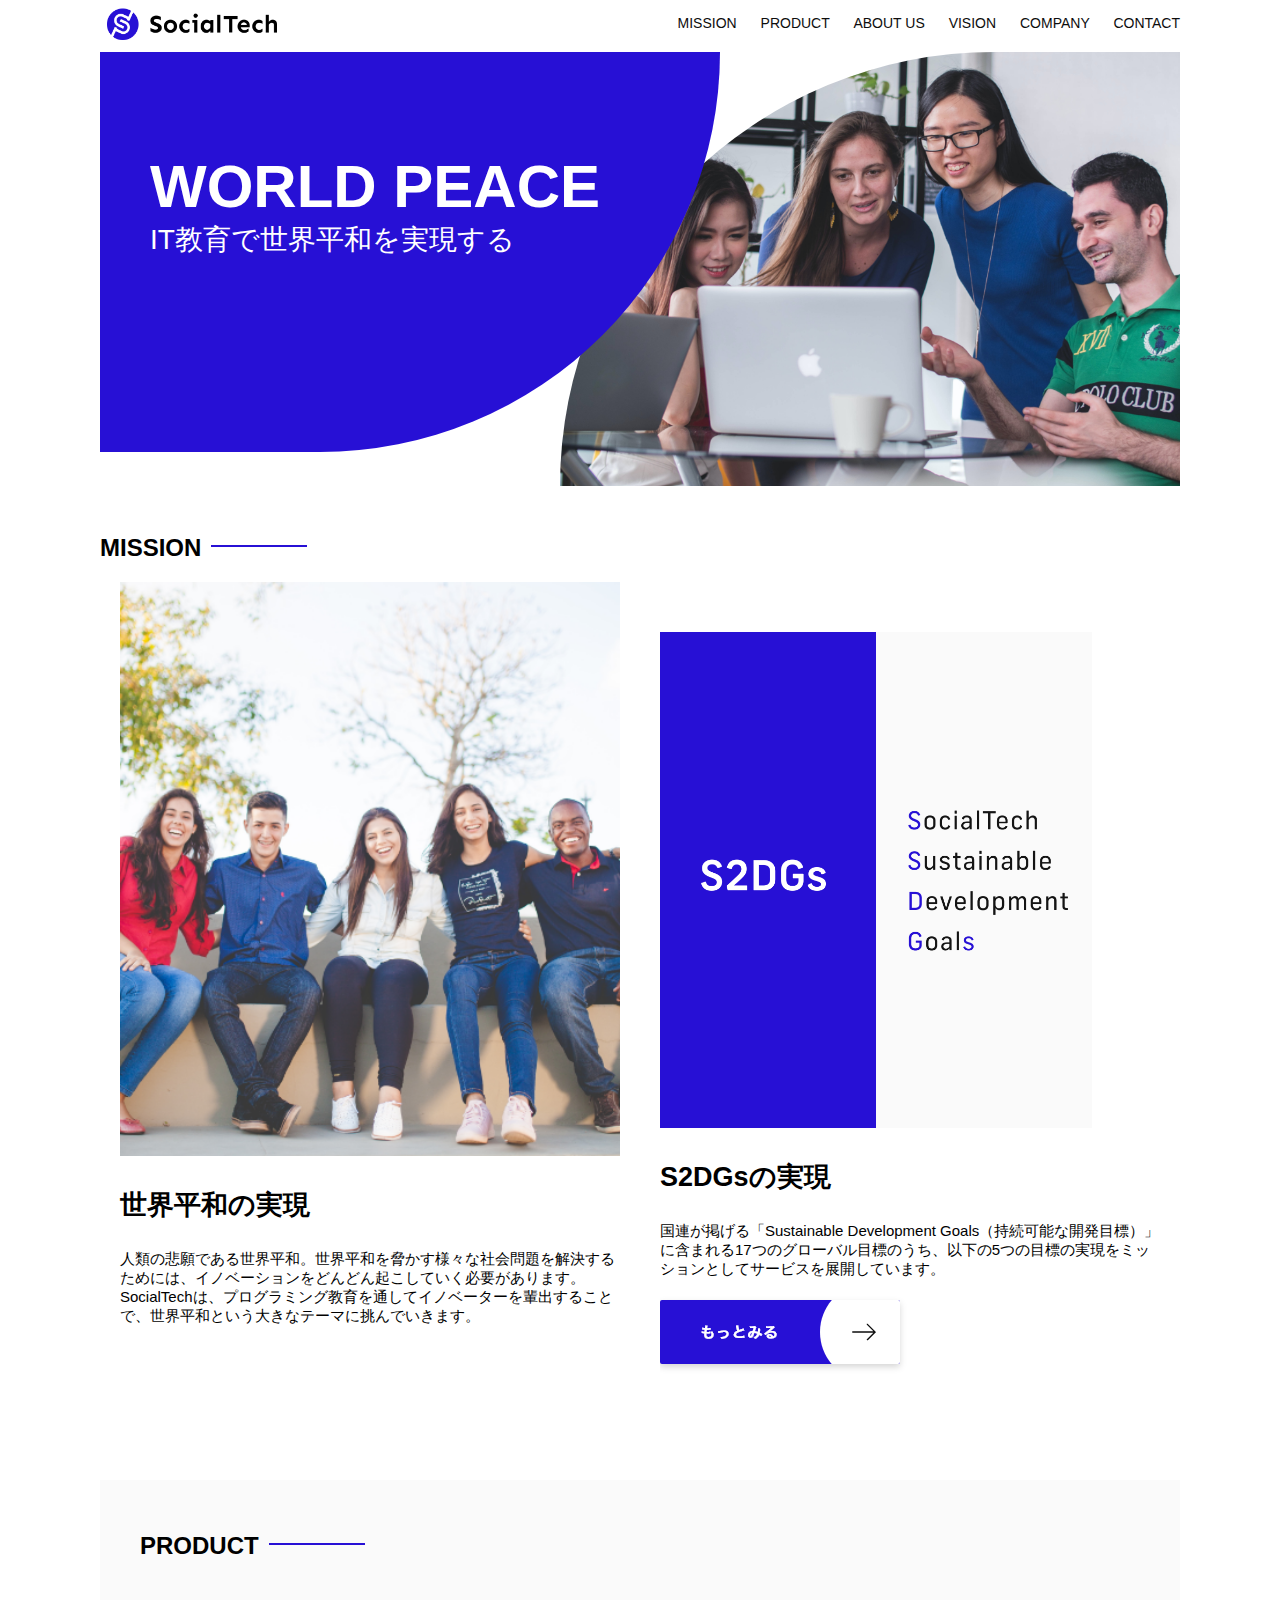
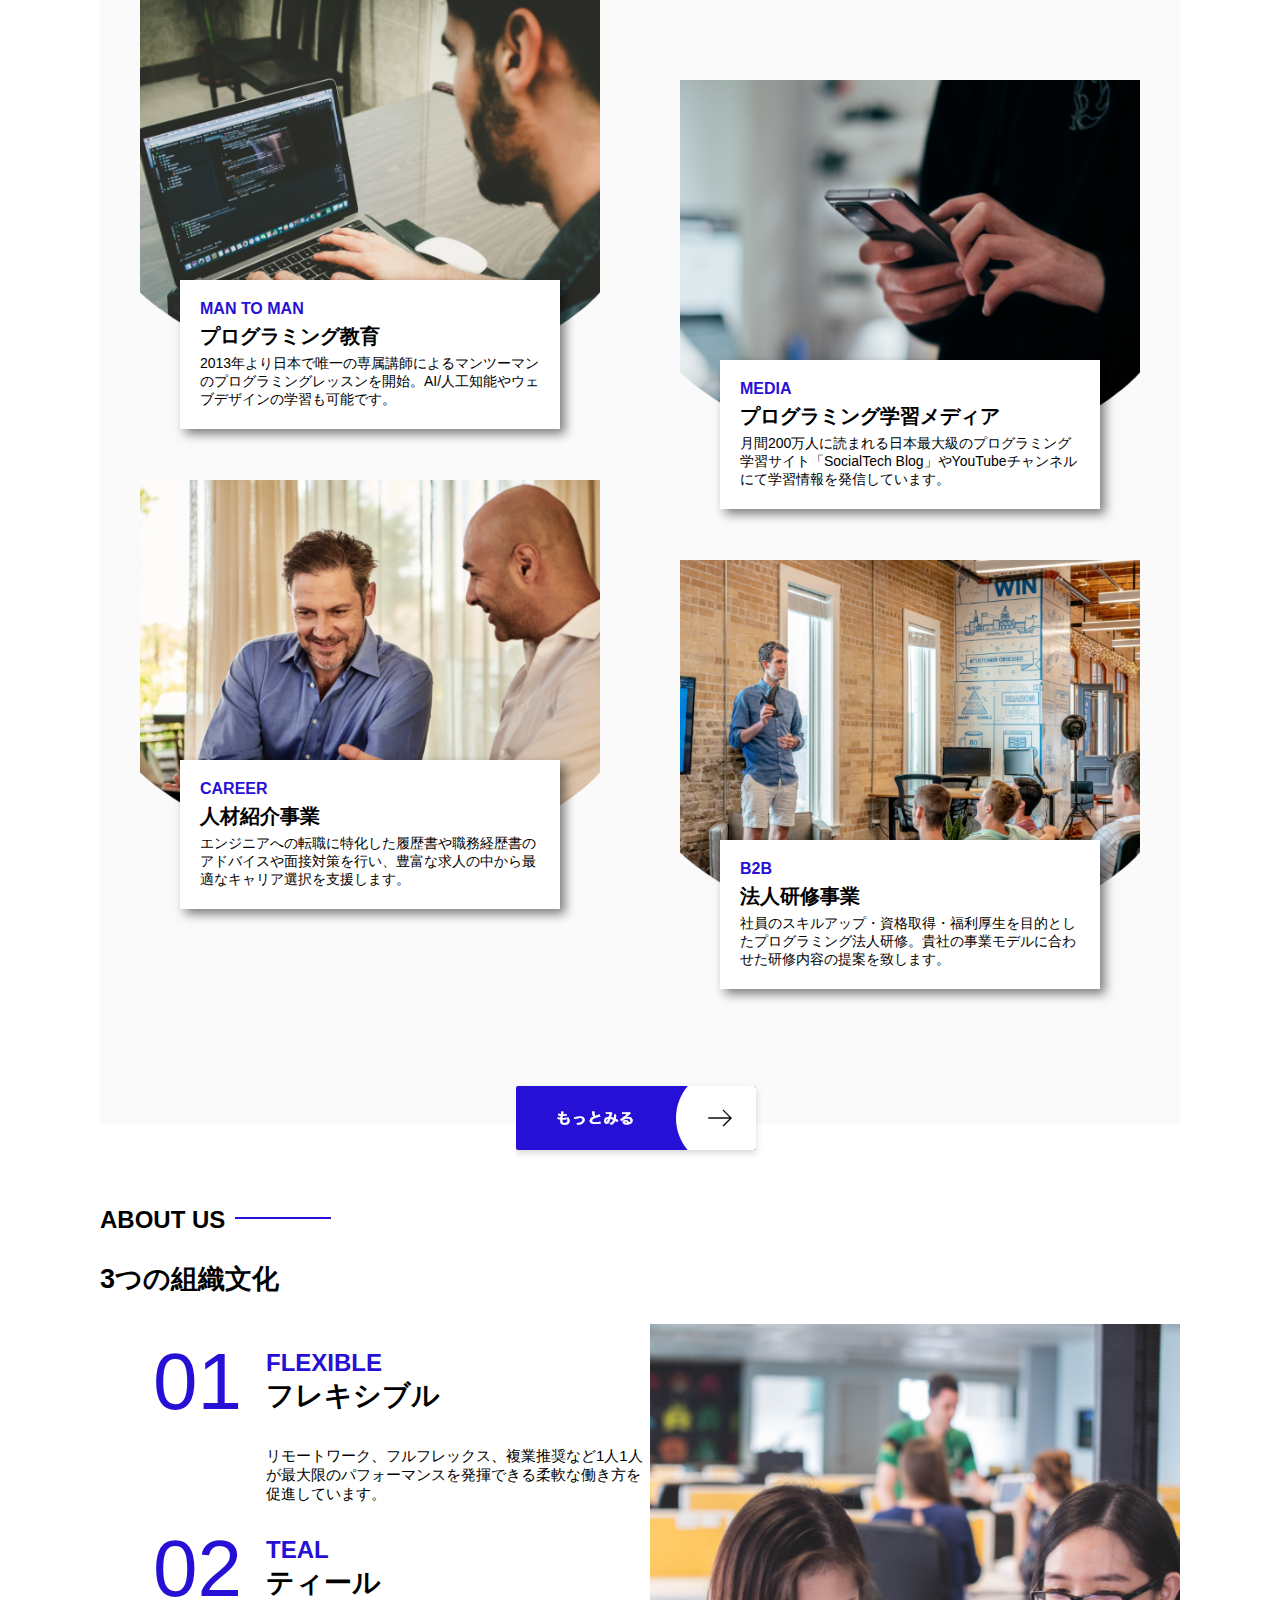
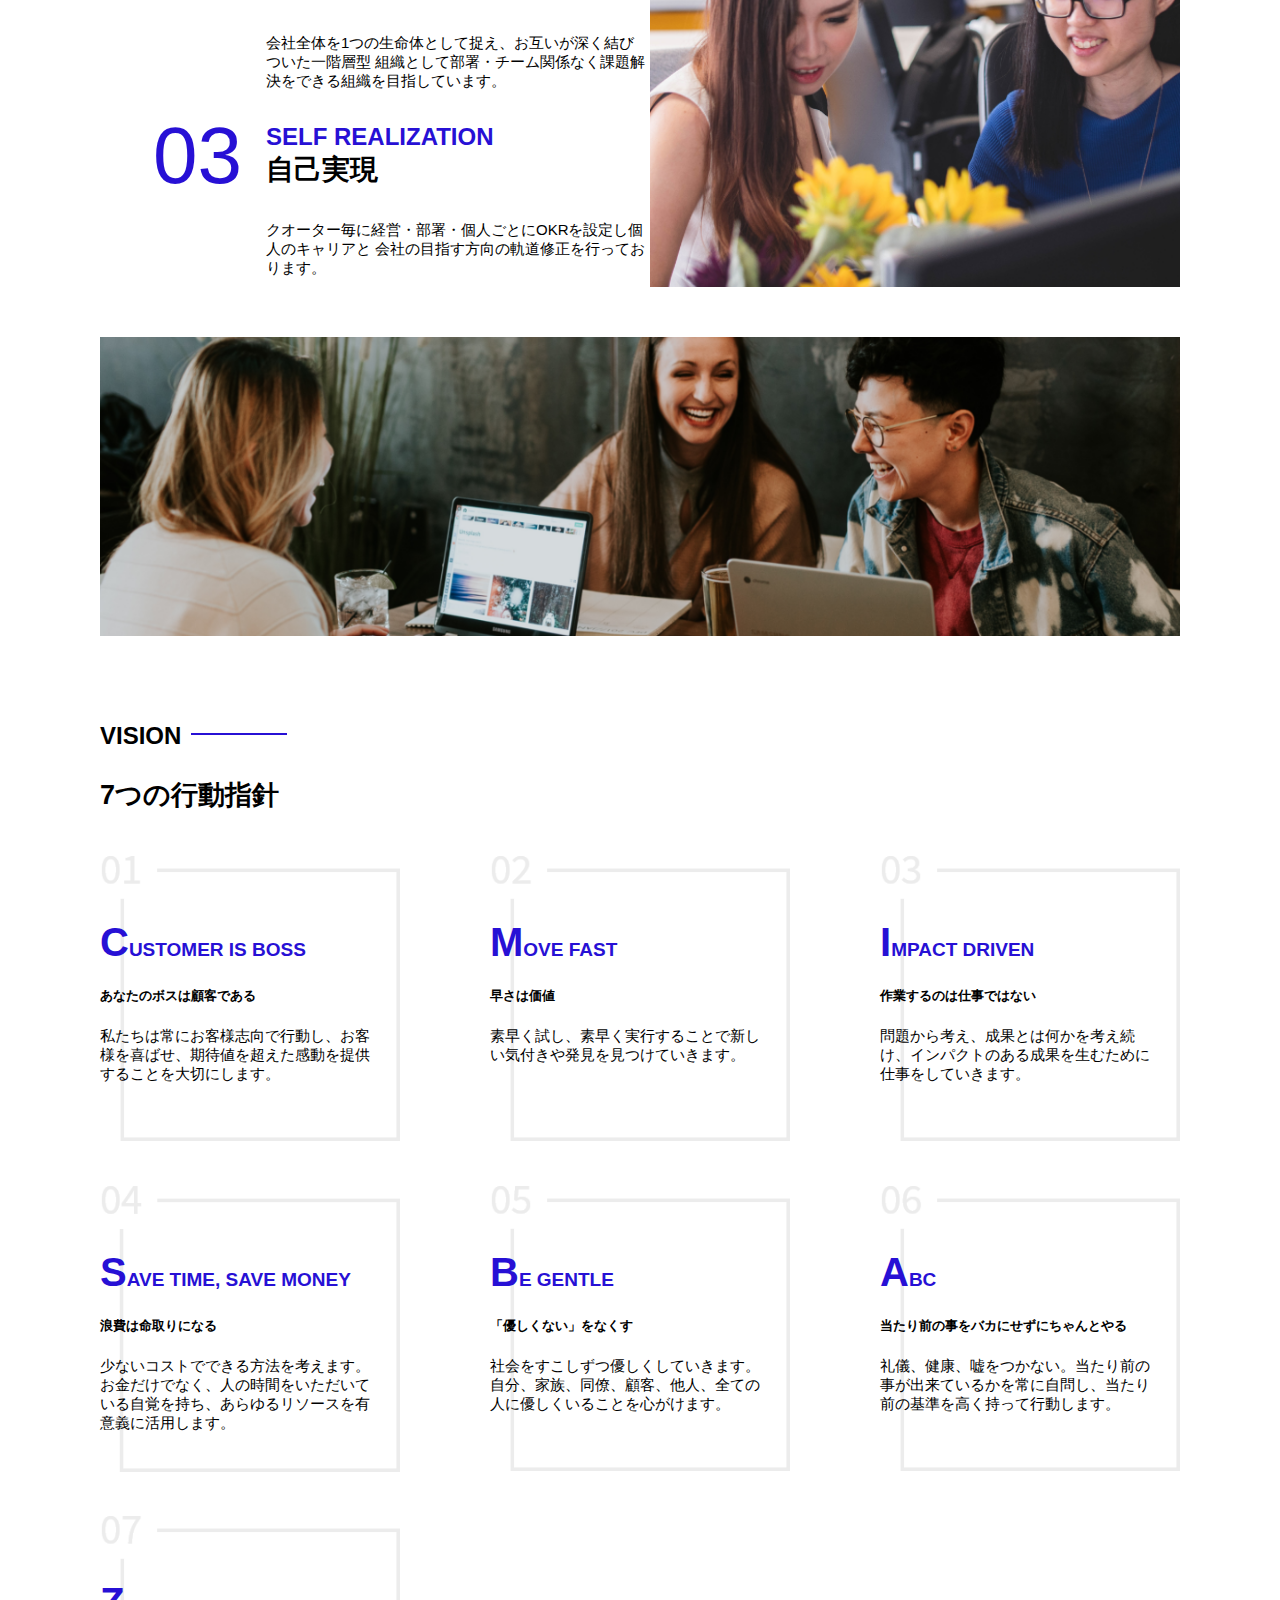
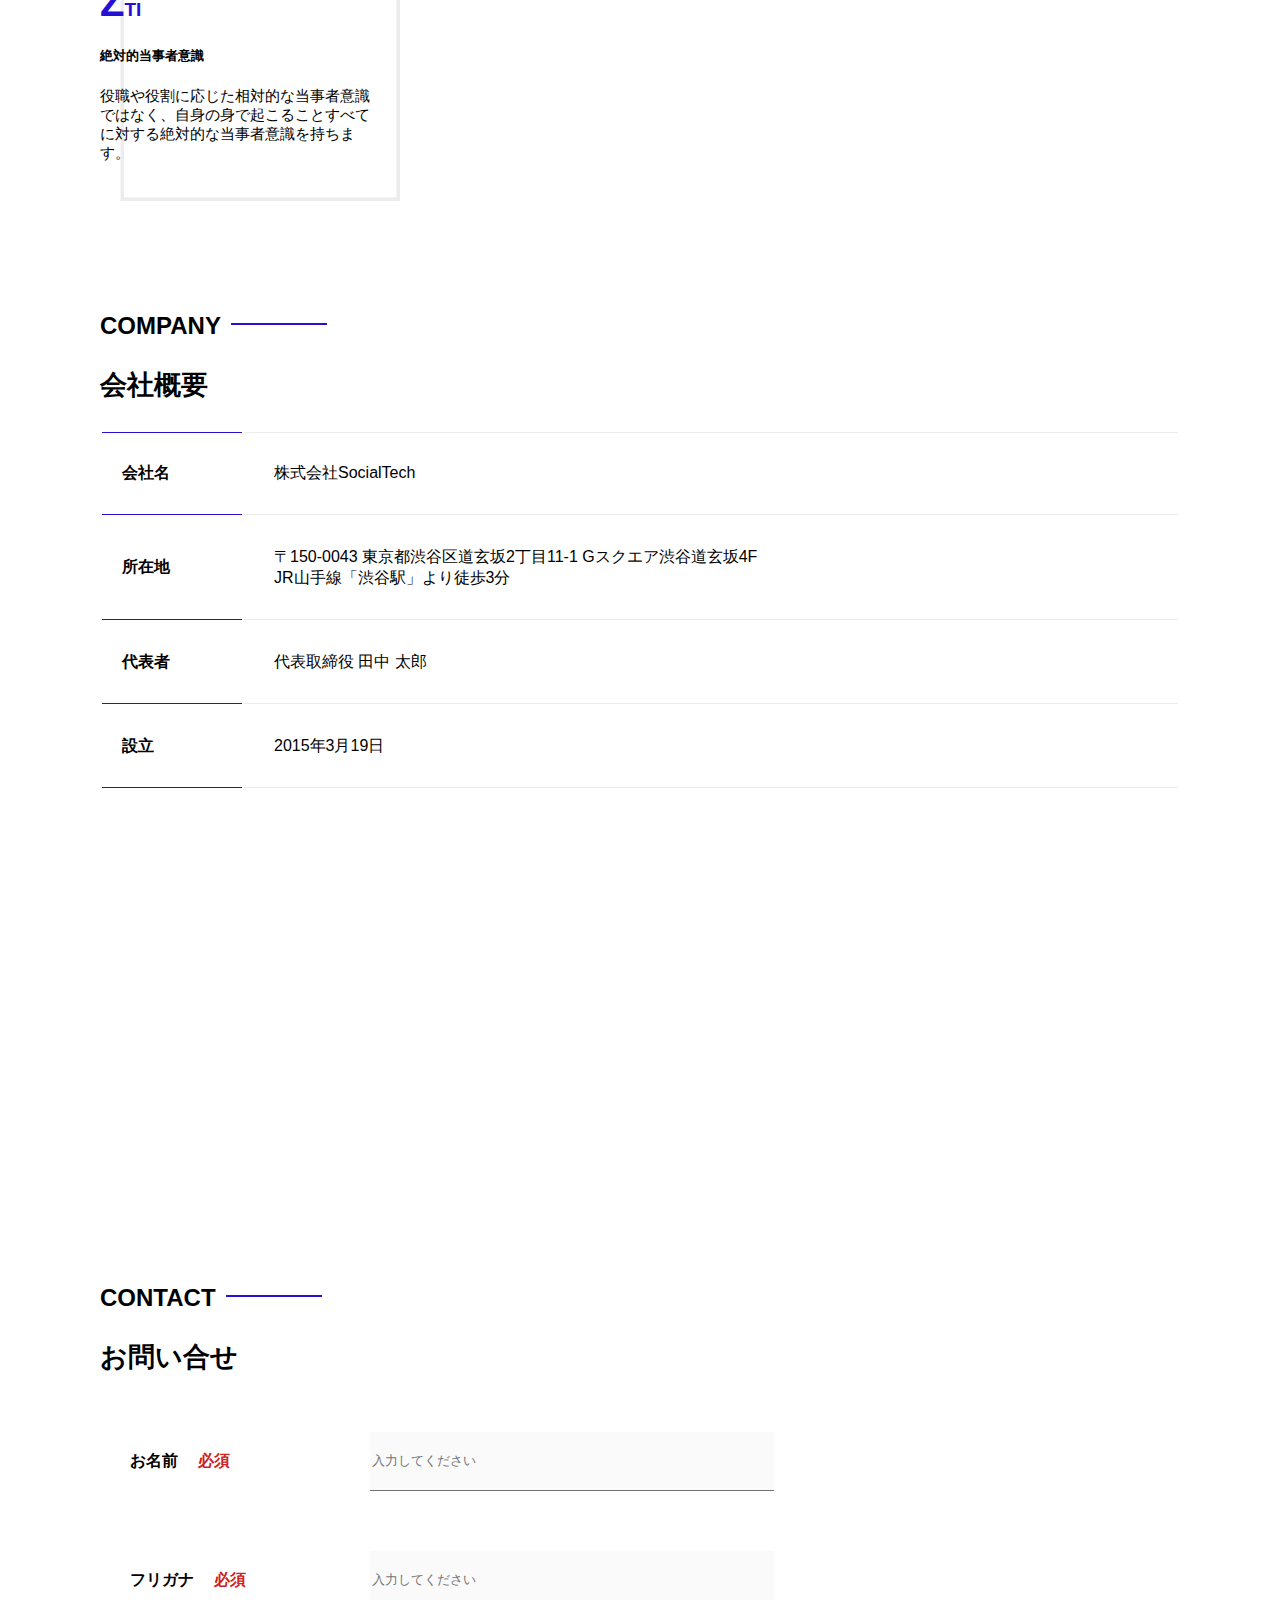
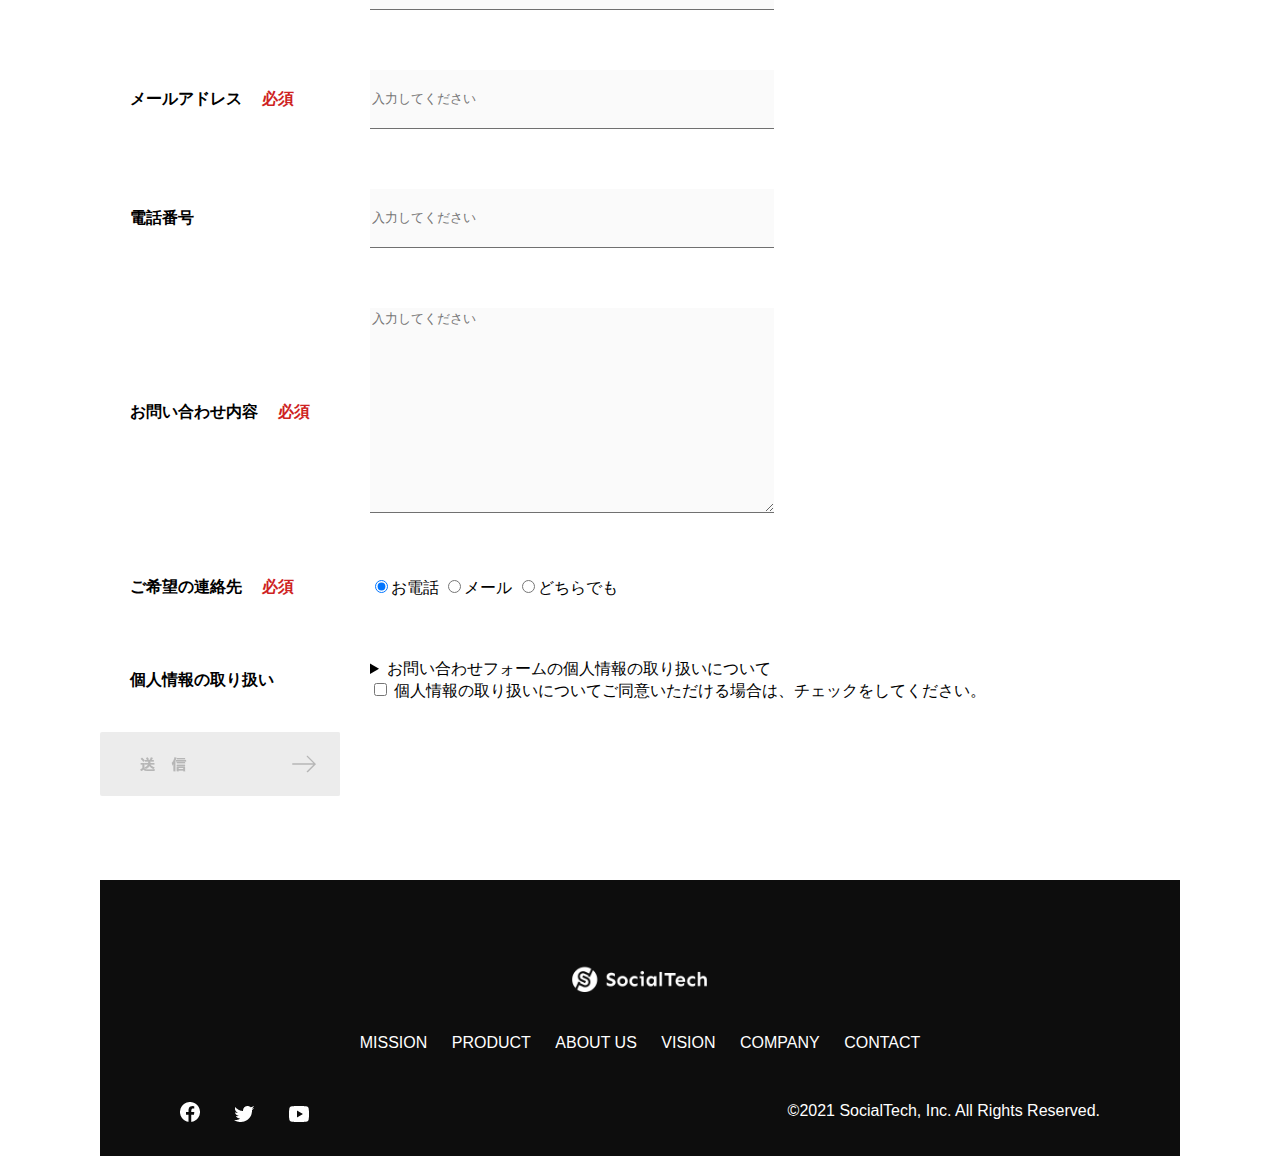
<file: index.html>
<!DOCTYPE html>
<html>
    <head>
        <title>SocialTech</title>
        <meta charset="UTF-8">
        <meta name="description" content="SocialTechはEdTech業界のリーディングカンパニーを目指します。">
        <meta name="viewport" content="width=device-width, initial-scale=1.0">
        <link rel="stylesheet" href="style.css">
</head>
<body>
</body>
</html>

    </head>
    <body>
        <header>
            <a href="index.html" id="logo"><img src="images/logo.png" alt="トップページに戻る"></a>
            <!-- pc 用ナビ -->
            <nav id="nav-pc">
                <a href="mission.html">MISSION</a>
                <a href="product.html">PRODUCT</a>
                <a href="index.html#aboutus">ABOUT US</a>
                <a href="index.html#vision">VISION</a>
                <a href="index.html#company">COMPANY</a>
                <a href="index.html#contact">CONTACT</a>
              </nav>
              <!-- スマホ用メニューボタン -->
    <img id="menu-sp" src="images/button-menu.png" alt="ナビゲーションを開く" onclick="document.getElementById('nav-sp').style.display = 'block'">

    <!-- スマホ用ナビゲーション -->
    <nav id="nav-sp">
      <img id="close" src="images/button-close.png" alt="ナビゲーションを閉じる" onclick="document.getElementById('nav-sp').style.display = 'none'">
      <a id="logo-sp" href="index.html" onclick="document.getElementById('nav-sp').style.display = 'none'"><img
          src="images/logo-sp.png" alt="トップページに戻る"></a>
      <a class="menu" href="mission.html" onclick="document.getElementById('nav-sp').style.display = 'none'">MISSION</a>
      <a class="menu" href="product.html" onclick="document.getElementById('nav-sp').style.display = 'none'">PRODUCT</a>
      <a class="menu" href="index.html#aboutus" onclick="document.getElementById('nav-sp').style.display = 'none'">ABOUT
        US</a>
      <a class="menu" href="index.html#vision"
        onclick="document.getElementById('nav-sp').style.display = 'none'">VISION</a>
      <a class="menu" href="index.html#company"
        onclick="document.getElementById('nav-sp').style.display = 'none'">COMPANY</a>
      <a class="menu" href="index.html#contact"
        onclick="document.getElementById('nav-sp').style.display = 'none'">CONTACT</a>
      <div id="sns">
        <a href="https://www.facebook.com/sejuku2013"><img src="images/button-facebook.png" alt="Facebookのリンク"></a>
        <a href="https://twitter.com/samuraijuku"><img src="images/button-twitter.png" alt="Twitterのリンク"></a>
        <a href="https://www.youtube.com/channel/UCCFOQO5aDK0xXam4cUQXT8g"><img src="images/button-youtube.png" alt="YouTubeのリンク"></a>
      </div>
    </nav>
        </header>
        <main>
            <article>
                <section id="main-visual">
                    <div id="main-message">
                        <h1>WORLD PEACE</h1>
                        <p>IT教育で世界平和を実現する</p>
                    </div>
                    <img src="images/index/index-main.png" alt="PCの周りに集まる多国籍の仲間たち">
                </section>
                <section id="mission">
                    <h2 class="index-h2">MISSION</h2>
                    <div id="mission-flex">
                        <div>
                                <img id="mission-photo" src="images/index/index-mission.png" alt="屋外のベンチで写真を撮影する多国籍の仲間たち">
                                <h3>世界平和の実現</h3>
                                <p>
                                  人類の悲願である世界平和。世界平和を脅かす様々な社会問題を解決するためには、イノベーションをどんどん起こしていく必要があります。SocialTechは、プログラミング教育を通してイノベーターを輩出することで、世界平和という大きなテーマに挑んでいきます。
                                </p>
                        </div>
                        <div>
                            <img id="s2dgs" src="images/index/s2dgs.png" alt="S2DGs">
                            <h3>S2DGsの実現</h3>
                            <p>国連が掲げる「Sustainable Development Goals（持続可能な開発目標）」に含まれる17つのグローバル目標のうち、以下の5つの目標の実現をミッションとしてサービスを展開しています。</p>
                            <a href="mission.html">
                            <img src="images/button-more.png" alt="もっとみる"> 
                        </a>
                        </div>
                    </div>
                </section>
                <section id="product">
                    <h2 class="index-h2">PRODUCT</h2>
                        <div>
                            <div id="product-left">
                                <div>
                                    <img class="product-photo" src="images/index/index-mantoman.png" alt="PCでコードを書く男性">
                                    <div class="product-explain">
                                      <span>MAN TO MAN</span>
                                      <h3>プログラミング教育</h3>
                                      <p>2013年より日本で唯一の専属講師によるマンツーマンのプログラミングレッスンを開始。AI/人工知能やウェブデザインの学習も可能です。</p>
                                    </div>
                                  </div>
                                  <div>
                                    <img class="product-photo" src="images/index/index-career.png" alt="笑顔で話し合う2人の男性">
                                    <div class="product-explain">
                                      <span>CAREER</span>
                                      <h3>人材紹介事業</h3>
                                      <p>エンジニアへの転職に特化した履歴書や職務経歴書のアドバイスや面接対策を行い、豊富な求人の中から最適なキャリア選択を支援します。</p>
                                    </div>
                                  </div>
                            </div>
                            <div id="product-right">
                                <div>
                                    <img class="product-photo" src="images/index/index-media.png" alt="スマートフォンを操作する人">
                                    <div class="product-explain">
                                      <span>MEDIA</span>
                                      <h3>プログラミング学習メディア</h3>
                                      <p>月間200万人に読まれる日本最大級のプログラミング学習サイト「SocialTech Blog」やYouTubeチャンネルにて学習情報を発信しています。</p>
                                    </div>
                                  </div>
                                  <div>
                                    <img class="product-photo" src="images/index/index-b2b.png" alt="講演中の男性とそれを聴く人々">
                                    <div class="product-explain">
                                      <span>B2B</span>
                                      <h3>法人研修事業</h3>
                                      <p>社員のスキルアップ・資格取得・福利厚生を目的としたプログラミング法人研修。貴社の事業モデルに合わせた研修内容の提案を致します。</p>
                                    </div>
                                  </div>
                                </div>
                              </div>
                              <div>
                                <a id="product-more" href="product.html">
                                  <img src="images/button-more.png" alt="もっとみる">
                                </a>
                              </div>
                            </div>
                        </div>
                </section>
                <section id="aboutus">
                    <h2 class="index-h2">ABOUT US</h2>
                    <h3>3つの組織文化</h3>
                    <div>
                        <table class="culture-table">
                            <tr>
                              <td>
                                <span class="culture-num">01</span>
                              </td>
                              <td>
                                <span class="culture-en">FLEXIBLE</span>
                                <span class="culture-jp">フレキシブル</span>
                              </td>
                            </tr>
                            <tr>
                              <td>
                                <!--空のセル-->
                              </td>
                              <td>
                                <p class="culture-description">
                                  リモートワーク、フルフレックス、複業推奨など1人1人が最大限のパフォーマンスを発揮できる柔軟な働き方を促進しています。
                                </p>
                              </td>
                            </tr>
                            <tr>
                              <td>
                                <span class="culture-num">02</span>
                              </td>
                              <td>
                                <span class="culture-en">TEAL</span>
                                <span class="culture-jp">ティール</span>
                              </td>
                            </tr>
                            <tr>
                              <td>
                                <!--空のセル-->
                              </td>
                              <td>
                                <p class="culture-description">
                                  会社全体を1つの生命体として捉え、お互いが深く結びついた一階層型
                                  組織として部署・チーム関係なく課題解決をできる組織を目指しています。
                                </p>
                              </td>
                            </tr>
                            <tr>
                              <td>
                                <span class="culture-num">03</span>
                              </td>
                              <td>
                                <span class="culture-en">SELF REALIZATION</span>
                                <span class="culture-jp">自己実現</span>
                              </td>
                            </tr>
                            <tr>
                              <td>
                                <!--空のセル-->
                              </td>
                              <td>
                                <p class="culture-description">
                                  クオーター毎に経営・部署・個人ごとにOKRを設定し個人のキャリアと
                                  会社の目指す方向の軌道修正を行っております。
                                </p>
                              </td>
                            </tr>
                          </table>
                          <img class="culture-img" src="images/index/index-aboutus1.png" alt="笑顔で話し合う2人の女性">
                    </div>
                    <img class="culture-img2" src="images/index/index-aboutus2.png" alt="笑顔で話し合う3人の男女">
                </section>
            <!-- vision -->
                <section id="vision">
                    <h2 class="index-h2">VISION</h2>
                    <h3>7つの行動指針</h3>
                    <div>
                      <div class="vision-box">
                        <img src="images/index/vision-01.png" alt="01">
                        <span>
                          <h4>CUSTOMER IS BOSS</h4>
                          <h5>あなたのボスは顧客である</h5>
                          <p>私たちは常にお客様志向で行動し、お客様を喜ばせ、期待値を超えた感動を提供することを大切にします。</p>
                        </span>
                      </div>
                       <div class="vision-box">
                         <img src="images/index/vision-02.png" alt="02">
                         <span>
                           <h4>MOVE FAST</h4>
                           <h5>早さは価値</h5>
                           <p>素早く試し、素早く実行することで新しい気付きや発見を見つけていきます。</p>
                         </span>
                       </div>
                       <div class="vision-box">
                         <img src="images/index/vision-03.png" alt="03">
                         <span>
                           <h4>IMPACT DRIVEN</h4>
                           <h5>作業するのは仕事ではない</h5>
                           <p>問題から考え、成果とは何かを考え続け、インパクトのある成果を生むために仕事をしていきます。</p>
                         </span>
                       </div>
                       <div class="vision-box">
                         <img src="images/index//vision-04.png" alt="04">
                         <span>
                           <h4>SAVE TIME, SAVE MONEY</h4>
                           <h5>浪費は命取りになる</h5>
                           <p>少ないコストでできる方法を考えます。お金だけでなく、人の時間をいただいている自覚を持ち、あらゆるリソースを有意義に活用します。</p>
                         </span>
                       </div>
                       <div class="vision-box">
                         <img src="images/index/vision-05.png" alt="05">
                         <span>
                           <h4>BE GENTLE</h4>
                           <h5>「優しくない」をなくす</h5>
                           <p>社会をすこしずつ優しくしていきます。自分、家族、同僚、顧客、他人、全ての人に優しくいることを心がけます。</p>
                         </span>
                       </div>
                       <div class="vision-box">
                         <img src="images/index/vision-06.png" alt="06">
                         <span>
                           <h4>ABC</h4>
                           <h5>当たり前の事をバカにせずにちゃんとやる</h5>
                           <p>礼儀、健康、嘘をつかない。当たり前の事が出来ているかを常に自問し、当たり前の基準を高く持って行動します。</p>
                         </span>
                       </div>
                       <div class="vision-box">
                         <img src="images/index/vision-07.png" alt="07">
                         <span>
                           <h4>ZTI</h4>
                           <h5>絶対的当事者意識</h5>
                           <p>役職や役割に応じた相対的な当事者意識ではなく、自身の身で起こることすべてに対する絶対的な当事者意識を持ちます。</p>
                         </span>
                       </div>
                    </div>
                   </div>
                </section>
                <!--COMPANY-->
                <section id="company">
                    <h2 class="index-h2">COMPANY</h2>
                    <h3>会社概要</h3>
                     <table id="company-table">
                       <tr>
                         <th class="tableheader-first">会社名</th>
                         <td class="cell-first">株式会社SocialTech</td>
                       </tr>
                       <tr>
                         <th class="tableheader">所在地</th>
                         <td class="cell">〒150-0043 東京都渋谷区道玄坂2丁目11-1 Gスクエア渋谷道玄坂4F<br>JR山手線「渋谷駅」より徒歩3分</td>
                       </tr>
                       <tr>
                         <th class="tableheader">代表者</th>
                         <td class="cell">代表取締役 田中 太郎</td>
                       </tr>
                       <tr>
                         <th class="tableheader">設立</th>
                         <td class="cell">2015年3月19日</td>
                       </tr>
                     </table>
                     <iframe
                       src="https://www.google.com/maps/embed?pb=!1m18!1m12!1m3!1d3241.7759544892483!2d139.69399665123464!3d35.65789123876098!2m3!1f0!2f0!3f0!3m2!1i1024!2i768!4f13.1!3m3!1m2!1s0x60188caa0042e8d1%3A0xba130bea826a7aa2!2z44CSMTUwLTAwNDMg5p2x5Lqs6YO95riL6LC35Yy66YGT546E5Z2C77yS5LiB55uu77yR77yR4oiS77yR!5e0!3m2!1sja!2sjp!4v1636872991912!5m2!1sja!2sjp"
                       style="border:0;" allowfullscreen="" loading="lazy">
                     </iframe>
                  </section>
                  <!-- お問い合わせフォーム -->
                  <section id="contact">
                    <h2 class="index-h2">CONTACT</h2>
                    <h3>お問い合せ</h3>
                    <form action="https://api.staticforms.xyz/submit" method="post">
                      <input type="text" name="honeypot" style="display:none">
                      <!-- STATIC FORMSのアクセスキー -->
                      <input type="hidden" name="accessKey" value="71c216a2-4a14-4dd7-9b65-de2ba91aeaca">
                      <!--メールのタイトル-->
                      <input type="hidden" name="subject" value="お問い合わせフォーム" />
                      <!--送信先のメールアドレスをvalueに設定する-->
                      <input type="hidden" name="replyTo" value="〇〇〇@△△△.com">
                      <!--redirectToのURLは公開後のURLへリンクする-->
                      <input type="hidden" name="redirectTo" value="">
                        <div>
                            <div class="contact-heading">
                              <label class="contact-label">お名前<span class="contact-span">必須</span></label>
                            </div>
                            <div class="contact-form">
                              <input type="text" name="name" placeholder="入力してください" class="contact-textbox">
                            </div>
                          </div>
                          <div>
                            <div class="contact-heading">
                              <label class="contact-label">フリガナ<span class="contact-span">必須</span></label>
                            </div>
                            <div>
                              <input type="text" name="hurigana" placeholder="入力してください" class="contact-textbox">
                            </div>
                          </div>
                          <div>
                            <div class="contact-heading">
                              <label class="contact-label">メールアドレス<span class="contact-span">必須</span></label>
                            </div>
                            <div>
                              <input type="text" name="email" placeholder="入力してください" class="contact-textbox">
                            </div>
                          </div>
                          <div>
                            <div class="contact-heading">
                              <label class="contact-label">電話番号</label>
                            </div>
                            <div>
                              <input type="text" name="tel" placeholder="入力してください" class="contact-textbox">
                            </div>
                          </div>
                          <div>
                            <div class="contact-heading">
                              <label class="contact-label">お問い合わせ内容<span class="contact-span">必須</span></label>
                            </div>
                            <div>
                              <textarea class="contact-textarea" placeholder="入力してください" name="message"></textarea>
                            </div>
                          </div>
                          <div>
                            <div class="contact-heading">
                              <label class="contact-label">ご希望の連絡先<span class="contact-span">必須</span></label>
                            </div>
                            <div>
                              <input class="radiobutton" type="radio" value="tel" name="contact" checked><label>お電話</label>
                              <input class="radiobutton" type="radio" value="mail" name="contact"><label>メール</label>
                              <input class="radiobutton" type="radio" value="both" name="contact"><label>どちらでも</label>
                            </div>
                          </div>
                          <div>
                            <div class="contact-heading">
                              <label class="contact-label">個人情報の取り扱い</label>
                            </div>
                            <div>
                              <details>
                                <summary>お問い合わせフォームの個人情報の取り扱いについて</summary>
                                <div>
                                  <span>１．組織の名称又は氏名</span><br>
                                  株式会社SocialTech<br><br>
                                  <span>２．個人情報保護管理者（若しくはその代理人）の氏名又は職名、所属及び連絡先
                                    鈴木 一郎 コーポレート部</span><br>
                                  メールアドレス：support@socialtech.net<br>
                                  TEL：03-xxxx-xxxx<br>
                                  <span>３．個人情報の利用目的</span><br>
                                  ・本サービス及び本サービスに関連する情報の提供又はそれらに関する連絡のため<br>
                                  ・ユーザーの本人確認のため<br>
                                  ・当社サービスのご案内のため<br>
                                  ・当社の商品等の広告または宣伝（電子メールによるものを含むものとします。）<br><br>
                                  <span>４．個人情報の取り扱い業務の委託</span><br>
                                  個人情報の取扱業務の全部または一部を外部に業務委託する場合があります。<br>
                                  その際、弊社は、個人情報を適切に保護できる管理体制を敷き実行していることを条件として<br>
                                  委託先を厳選したうえで、機密保持契約を委託先と締結し、お客様の個人情報を厳密に管理させます。<br><br>
                                  <span>５．個人情報の開示等の請求</span><br>
                                  お客様は、弊社に対してご自身の個人情報の開示等（利用目的の通知、開示、内容の訂正・追加・削除、利用の停止または消去、第三者への提供の停止）に関して、当社問合わせ窓口に申し出ることができます。<br>
                                  その際、弊社はお客様ご本人を確認させていただいたうえで、合理的な期間内に対応いたします。<br><br>
                                  なお、個人情報に関する弊社問合わせ先は、次の通りです。<br><br>
                                  株式会社SocialTech　個人情報問合せ窓口<br>
                                  〒150-0043　東京都渋谷区道玄坂2丁目11-1 Ｇスクエア渋谷道玄坂 4F<br>
                                  メールアドレス：support@socialtech.net　TEL：03-xxxx-xxxx<br><br>
                                  <span>６．個人情報を提供されることの任意性について</span><br><br>
                                  お客様がご自身の個人情報を弊社に提供されるか否かは、お客様のご判断によりますが、もしご提供されない場合には、適切なサービスが提供できない場合がありますので予めご了承ください。
                                </div>
                              </details>
                              <input type="checkbox" name="agree">
                              <span>個人情報の取り扱いについてご同意いただける場合は、チェックをしてください。</span>
                            </div>
                          </div>
                          <input type="image" src="images/button-submit.png" alt="送信する">
                    </form>
                  </section>
            </article>
            <footer>
              <div id="footer-logo">
                <img src="images/logo-sp.png" alt="SocialTech">
              </div>
              <div id="footer-link">
                <a href="mission.html">MISSION</a>
                <a href="product.html">PRODUCT</a>
                <a href="index.html#aboutus">ABOUT US</a>
                <a href="index.html#vision">VISION</a>
                <a href="index.html#company">COMPANY</a>
                <a href="index.html#contact">CONTACT</a>
              </div>
            </div>
            <div id="sns-footer">
              <a href="https://www.facebook.com/sejuku2013"><img src="images/button-facebook.png" alt="Facebookのリンク"></a>
              <a href="https://twitter.com/samuraijuku"><img src="images/button-twitter.png" alt="Twitterのリンク"></a>
              <a href="https://www.youtube.com/channel/UCCFOQO5aDK0xXam4cUQXT8g"><img src="images/button-youtube.png" alt="YouTubeのリンク"></a>
              <span id="copyright">&copy;2021 SocialTech, Inc. All Rights Reserved. </span>
            </div>
            </footer>
        </main>
    </body>
</html>
</file>
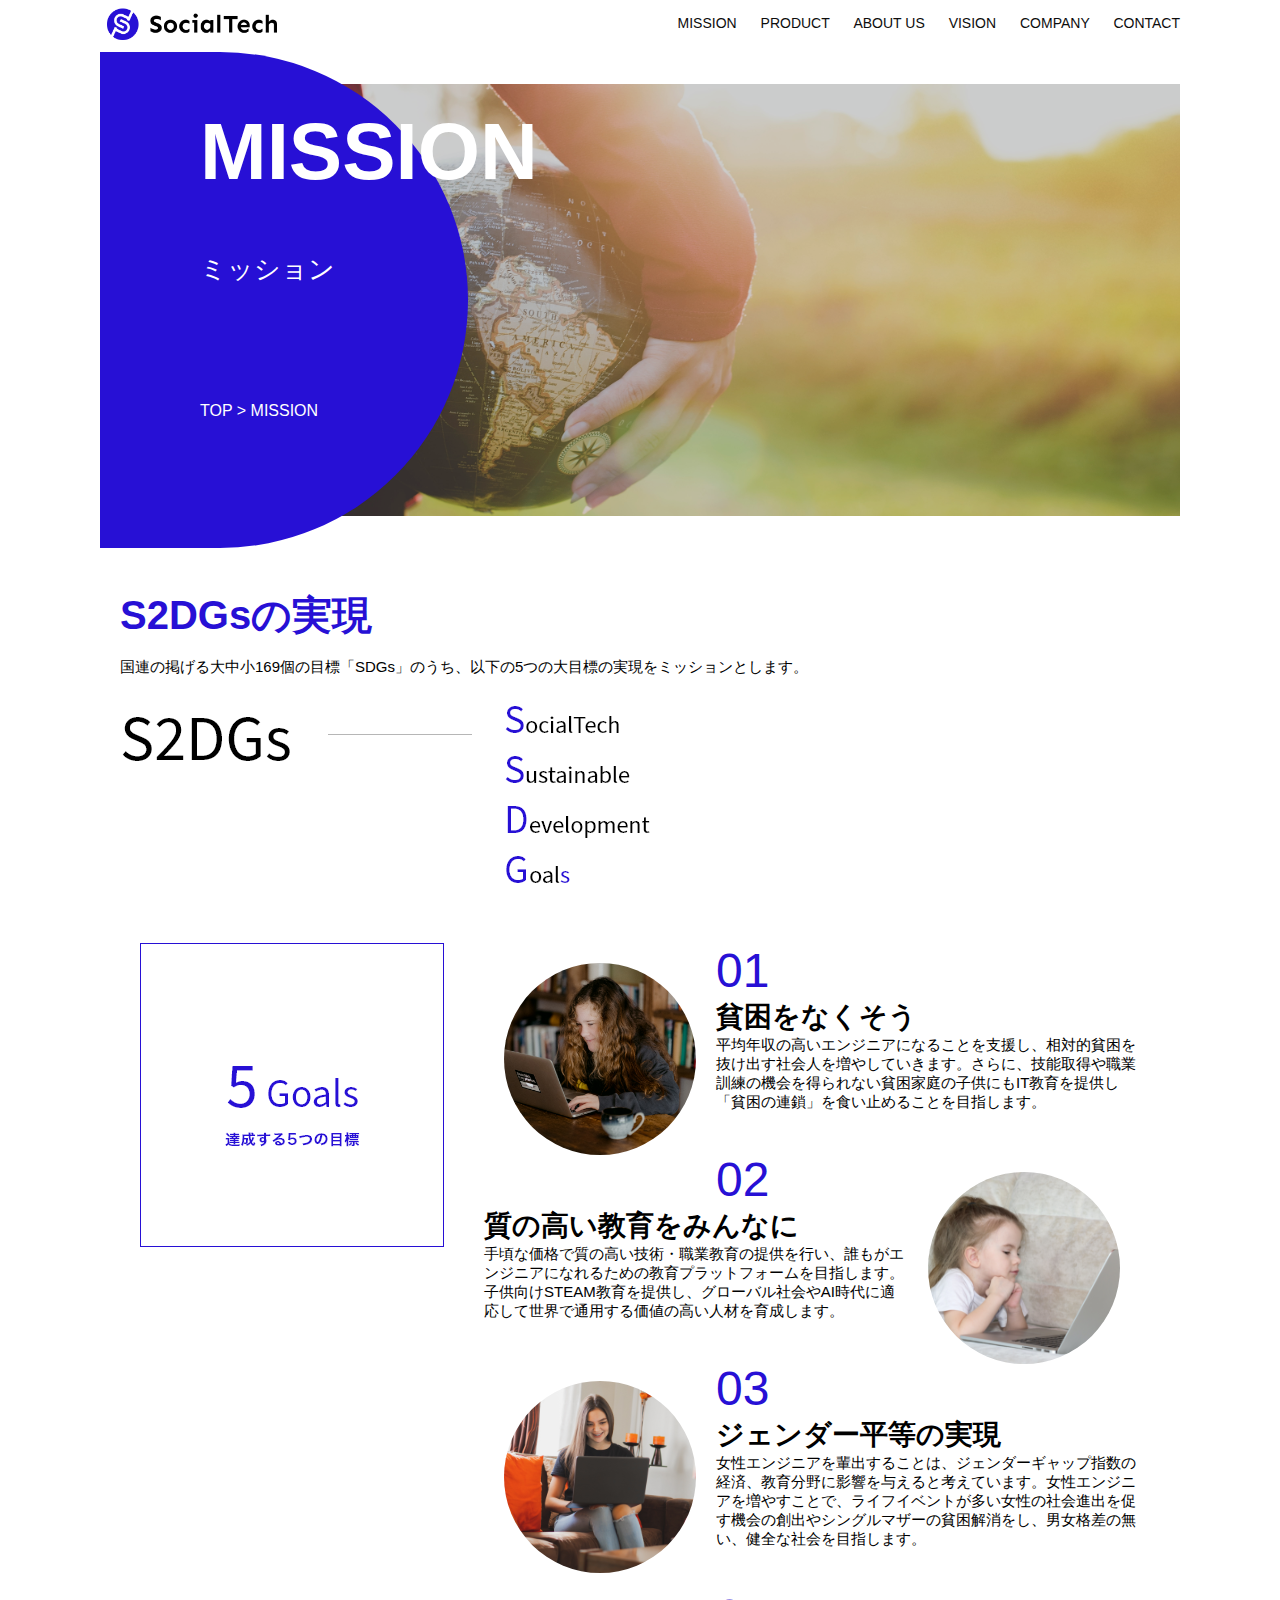
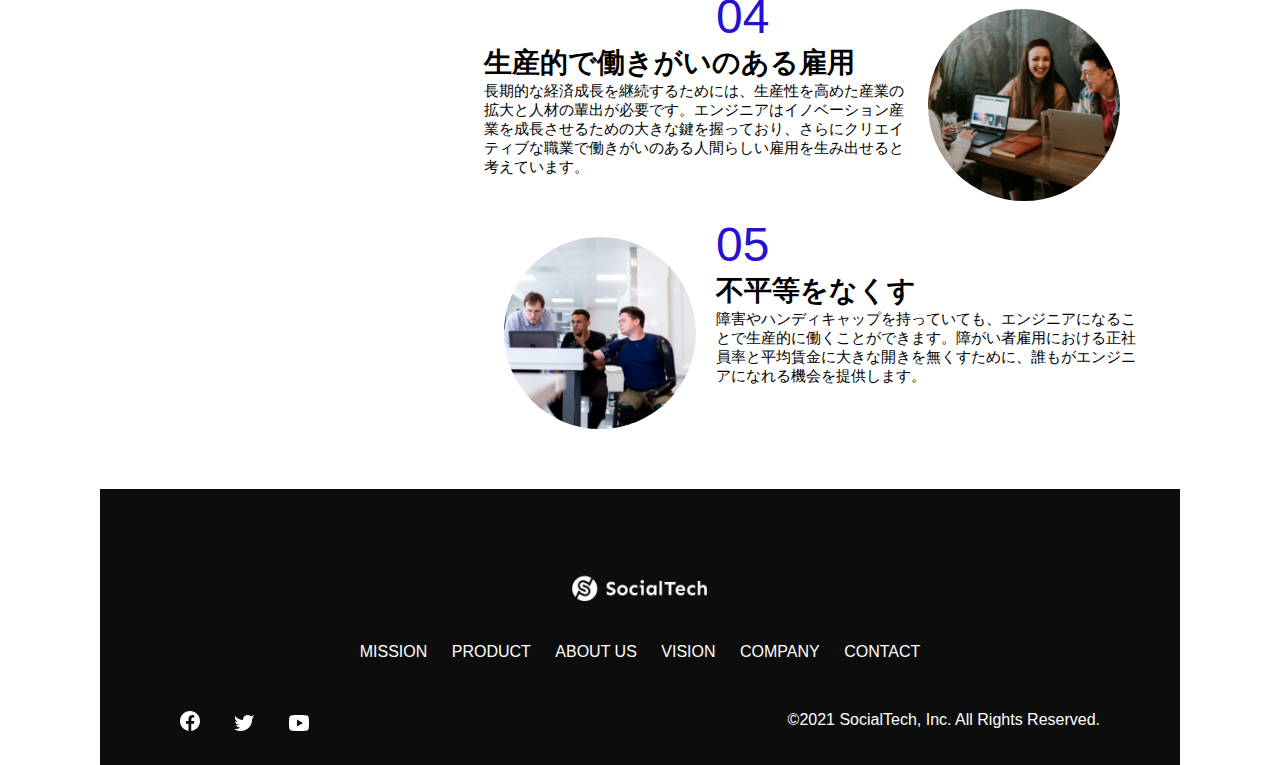
<file: mission.html>
<!DOCTYPE html>
<html lang="en">
<head>
    <meta charset="UTF-8">
    <meta http-equiv="X-UA-Compatible" content="IE=edge">
    <meta name="description" content="SocialTechが目指す5つの目標（S2DGs）を紹介します">
    <meta name="viewport" content="width=device-width, initial-scale=1.0">
    <title>SocialTech - MISSION ミッション -</title>
    <link rel="stylesheet" href="style.css">
</head>
<body>
       <!-- ヘッダー -->
       <header>
        <!-- ロゴ -->
        <a href="index.html" id="logo"><img src="images/logo.png" alt="トップページに戻る"></a>
    
        <!-- PC用ナビゲーション -->
        <nav id="nav-pc">
          <a href="mission.html">MISSION</a>
          <a href="product.html">PRODUCT</a>
          <a href="index.html#aboutus">ABOUT US</a>
          <a href="index.html#vision">VISION</a>
          <a href="index.html#company">COMPANY</a>
          <a href="index.html#contact">CONTACT</a>
        </nav>
    
        <!-- スマホ用メニューボタン -->
        <img id="menu-sp" src="images/button-menu.png" alt="ナビゲーションを開く" onclick="document.getElementById('nav-sp').style.display = 'block'">
    
        <!-- スマホ用ナビゲーション -->
        <nav id="nav-sp">
          <img id="close" src="images/button-close.png" alt="ナビゲーションを閉じる" onclick="document.getElementById('nav-sp').style.display = 'none'">
          <a id="logo-sp" href="index.html" onclick="document.getElementById('nav-sp').style.display = 'none'"><img
              src="images/logo-sp.png" alt="トップページに戻る"></a>
          <a class="menu" href="mission.html" onclick="document.getElementById('nav-sp').style.display = 'none'">MISSION</a>
          <a class="menu" href="product.html" onclick="document.getElementById('nav-sp').style.display = 'none'">PRODUCT</a>
          <a class="menu" href="index.html#aboutus" onclick="document.getElementById('nav-sp').style.display = 'none'">ABOUT
            US</a>
          <a class="menu" href="index.html#vision"
            onclick="document.getElementById('nav-sp').style.display = 'none'">VISION</a>
          <a class="menu" href="index.html#company"
            onclick="document.getElementById('nav-sp').style.display = 'none'">COMPANY</a>
          <a class="menu" href="index.html#contact"
            onclick="document.getElementById('nav-sp').style.display = 'none'">CONTACT</a>
          <div id="sns">
            <a href="https://www.facebook.com/sejuku2013"><img src="images/button-facebook.png" alt="Facebookのリンク"></a>
            <a href="https://twitter.com/samuraijuku"><img src="images/button-twitter.png" alt="Twitterのリンク"></a>
            <a href="https://www.youtube.com/channel/UCCFOQO5aDK0xXam4cUQXT8g"><img src="images/button-youtube.png" alt="YouTubeのリンク"></a>
          </div>
        </nav>
      </header>
      <main>
        <article>
            <section id="mission-main">
                <div id="mission-title">
                    <h1>MISSION</h1>
                    <span>ミッション</span>
                    <div>TOP > MISSION</div>
                </div>
            </section>
            <section id="mission-s2dgs">
                <h2 class="mission-h2">S2DGsの実現</h2>
                    <p>国連の掲げる大中小169個の目標「SDGs」のうち、以下の5つの大目標の実現をミッションとします。</p>
                    <img src="images/mission/mission-s2dgs.png" alt="S2DGs">
            </section>
            <section id="mission-5goals">
                <div>
                    <img id="s2dgs-image" src="images/mission/mission-5goals.png" alt="5Goals">
                  </div>
                <div>
                    <div>
                      <img class="fivegoals-image-left" src="images/mission/mission-5goals01.png" alt="PCを操作する女の子">
                      <span class="fivegoals-number">01</span>
                      <h3 class="fivegoals-h3">貧困をなくそう</h3>
                      <p class="fivegoals-p">
                        平均年収の高いエンジニアになることを支援し、相対的貧困を抜け出す社会人を増やしていきます。さらに、技能取得や職業訓練の機会を得られない貧困家庭の子供にもIT教育を提供し「貧困の連鎖」を食い止めることを目指します。
                      </p>
                    </div>
            
                    <div>
                      <img class="fivegoals-image-right" src="images/mission/mission-5goals02.png" alt="PCを見つめる小さい女の子">
                      <span class="fivegoals-number">02</span>
                      <h3 class="fivegoals-h3">質の高い教育をみんなに</h3>
                      <p class="fivegoals-p">
                        手頃な価格で質の高い技術・職業教育の提供を行い、誰もがエンジニアになれるための教育プラットフォームを目指します。子供向けSTEAM教育を提供し、グローバル社会やAI時代に適応して世界で通用する価値の高い人材を育成します。
                      </p>
                    </div>
            
                    <div>
                      <img class="fivegoals-image-left" src="images/mission/mission-5goals03.png" alt="PCを操作する女性">
                      <span class="fivegoals-number">03</span>
                      <h3 class="fivegoals-h3">ジェンダー平等の実現</h3>
                      <p class="fivegoals-p">
                        女性エンジニアを輩出することは、ジェンダーギャップ指数の経済、教育分野に影響を与えると考えています。女性エンジニアを増やすことで、ライフイベントが多い女性の社会進出を促す機会の創出やシングルマザーの貧困解消をし、男女格差の無い、健全な社会を目指します。
                      </p>
                    </div>
            
                    <div>
                      <img class="fivegoals-image-right" src="images/mission/mission-5goals04.png" alt="笑顔で話し合う3人の男女">
                      <span class="fivegoals-number">04</span>
                      <h3 class="fivegoals-h3">生産的で働きがいのある雇用</h3>
                      <p class="fivegoals-p">
                        長期的な経済成長を継続するためには、生産性を高めた産業の拡大と人材の輩出が必要です。エンジニアはイノベーション産業を成長させるための大きな鍵を握っており、さらにクリエイティブな職業で働きがいのある人間らしい雇用を生み出せると考えています。
                      </p>
                    </div>
            
                    <div>
                      <img class="fivegoals-image-left" src="images/mission/mission-5goals05.png" alt="障害を持つ男性が生き生きと働く様子">
                      <span class="fivegoals-number">05</span>
                      <h3 class="fivegoals-h3">不平等をなくす</h3>
                      <p class="fivegoals-p">
                        障害やハンディキャップを持っていても、エンジニアになることで生産的に働くことができます。障がい者雇用における正社員率と平均賃金に大きな開きを無くすために、誰もがエンジニアになれる機会を提供します。
                      </p>
                    </div>
                  </div>
            </section>
        </article>
        <footer>
          <div id="footer-logo">
            <img src="images/logo-sp.png" alt="SocialTech">
          </div>
          <div id="footer-link">
            <a href="mission.html">MISSION</a>
            <a href="product.html">PRODUCT</a>
            <a href="index.html#aboutus">ABOUT US</a>
            <a href="index.html#vision">VISION</a>
            <a href="index.html#company">COMPANY</a>
            <a href="index.html#contact">CONTACT</a>
          </div>
          <div id="sns-footer">
            <a href="https://www.facebook.com/sejuku2013"><img src="images/button-facebook.png" alt="Facebookのリンク"></a>
            <a href="https://twitter.com/samuraijuku"><img src="images/button-twitter.png" alt="Twitterのリンク"></a>
            <a href="https://www.youtube.com/channel/UCCFOQO5aDK0xXam4cUQXT8g"><img src="images/button-youtube.png" alt="YouTubeのリンク"></a>
            <span id="copyright">&copy;2021 SocialTech, Inc. All Rights Reserved. </span>
          </div>
        </footer>
      </main>
</body>
</html>
</file>
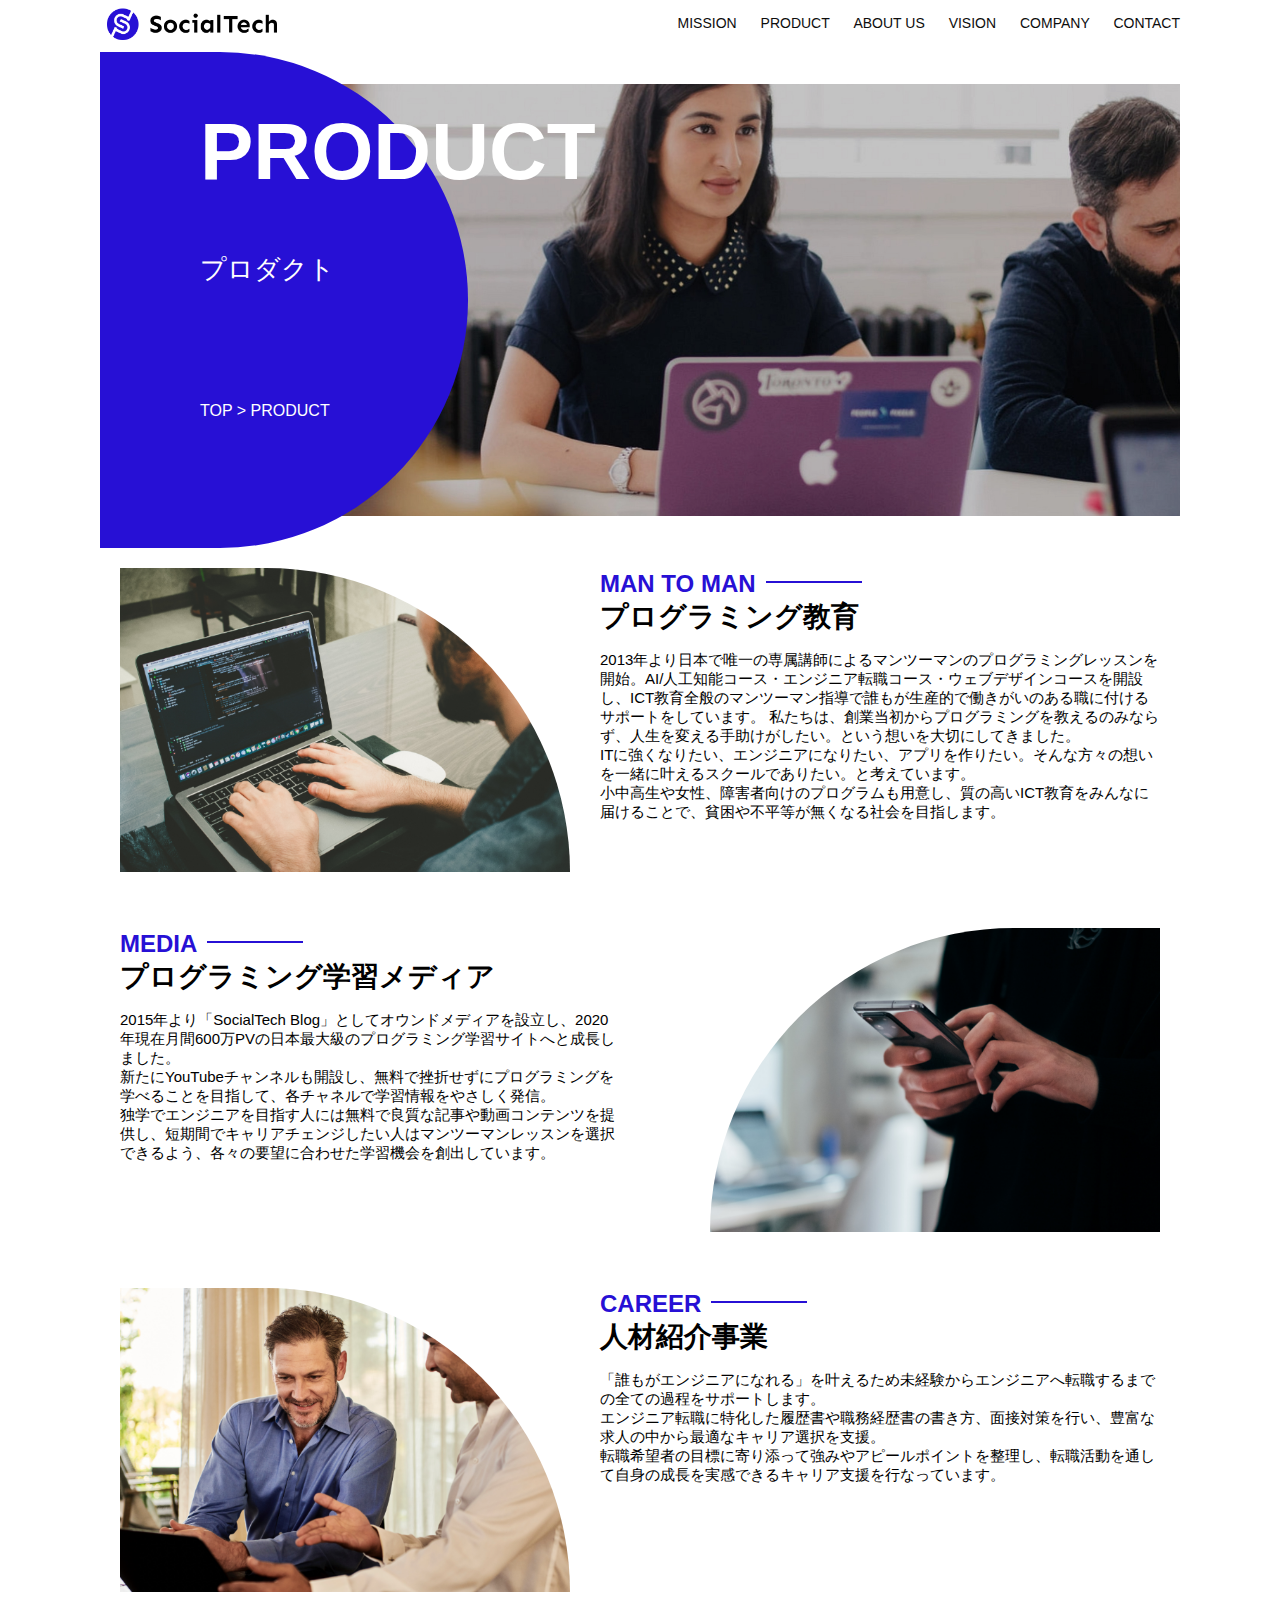
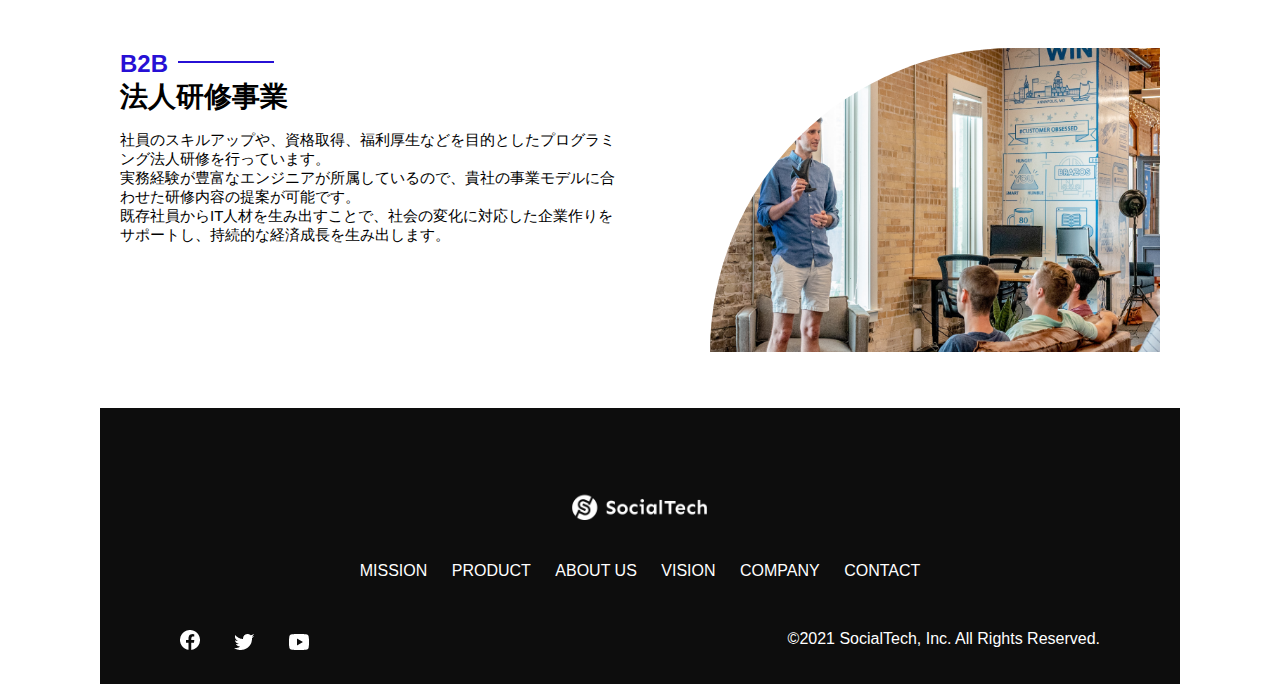
<file: product.html>
<!DOCTYPE html>
<html lang="en">
<head>
    <meta charset="UTF-8">
    <meta http-equiv="X-UA-Compatible" content="IE=edge">
    <meta name="viewport" content="width=device-width, initial-scale=1.0">
    <meta name="description" content="SocialTechの4つのプロダクトを紹介します">
    <title>SocialTech -PRODUCT プロダクト-</title>
    <link rel="stylesheet" href="style.css">
</head>
<body>
    <!-- ヘッダー -->
    <header>
        <!-- ロゴ -->
        <a href="index.html" id="logo"><img src="images/logo.png" alt="トップページに戻る"></a>
    
        <!-- PC用ナビゲーション -->
        <nav id="nav-pc">
          <a href="mission.html">MISSION</a>
          <a href="product.html">PRODUCT</a>
          <a href="index.html#aboutus">ABOUT US</a>
          <a href="index.html#vision">VISION</a>
          <a href="index.html#company">COMPANY</a>
          <a href="index.html#contact">CONTACT</a>
        </nav>
    
        <!-- スマホ用メニューボタン -->
        <img id="menu-sp" src="images/button-menu.png" alt="ナビゲーションを開く" onclick="document.getElementById('nav-sp').style.display = 'block'">
    
        <!-- スマホ用ナビゲーション -->
        <nav id="nav-sp">
          <img id="close" src="images/button-close.png" alt="ナビゲーションを閉じる" onclick="document.getElementById('nav-sp').style.display = 'none'">
          <a id="logo-sp" href="index.html" onclick="document.getElementById('nav-sp').style.display = 'none'"><img
              src="images/logo-sp.png" alt="トップページに戻る"></a>
          <a class="menu" href="mission.html" onclick="document.getElementById('nav-sp').style.display = 'none'">MISSION</a>
          <a class="menu" href="product.html" onclick="document.getElementById('nav-sp').style.display = 'none'">PRODUCT</a>
          <a class="menu" href="index.html#aboutus" onclick="document.getElementById('nav-sp').style.display = 'none'">ABOUT
            US</a>
          <a class="menu" href="index.html#vision"
            onclick="document.getElementById('nav-sp').style.display = 'none'">VISION</a>
          <a class="menu" href="index.html#company"
            onclick="document.getElementById('nav-sp').style.display = 'none'">COMPANY</a>
          <a class="menu" href="index.html#contact"
            onclick="document.getElementById('nav-sp').style.display = 'none'">CONTACT</a>
          <div id="sns">
            <a href="https://www.facebook.com/sejuku2013"><img src="images/button-facebook.png" alt="Facebookのリンク"></a>
            <a href="https://twitter.com/samuraijuku"><img src="images/button-twitter.png" alt="Twitterのリンク"></a>
            <a href="https://www.youtube.com/channel/UCCFOQO5aDK0xXam4cUQXT8g"><img src="images/button-youtube.png" alt="YouTubeのリンク"></a>
          </div>
        </nav>
      </header>
      <main>
        <article>
            <section id="product-main">
                <div id="product-title">
                    <h1>PRODUCT</h1>
                    <span>プロダクト</span>
                    <div>TOP > PRODUCT</div>
                </div>
            </section>
            <section class="product-section1">
                <img src="images/product/product-mantoman.png" alt="PCでコードを書く男性">
                <div>
                  <h2 class="product-h2">MAN TO MAN</h2>
                  <h3 class="product-h3">プログラミング教育</h3>
                  <p>
                    2013年より日本で唯一の専属講師によるマンツーマンのプログラミングレッスンを開始。AI/人工知能コース・エンジニア転職コース・ウェブデザインコースを開設し、ICT教育全般のマンツーマン指導で誰もが生産的で働きがいのある職に付けるサポートをしています。
                    私たちは、創業当初からプログラミングを教えるのみならず、人生を変える手助けがしたい。という想いを大切にしてきました。<br>ITに強くなりたい、エンジニアになりたい、アプリを作りたい。そんな方々の想いを一緒に叶えるスクールでありたい。と考えています。<br>小中高生や女性、障害者向けのプログラムも用意し、質の高いICT教育をみんなに届けることで、貧困や不平等が無くなる社会を目指します。
                  </p>
                </div>
              </section>
              <section class="product-section2">
                <div>
                  <h2 class="product-h2">MEDIA</h2>
                  <h3 class="product-h3">プログラミング学習メディア</h3>
                  <p>2015年より「SocialTech
                    Blog」としてオウンドメディアを設立し、2020年現在月間600万PVの日本最大級のプログラミング学習サイトへと成長しました。<br>新たにYouTubeチャンネルも開設し、無料で挫折せずにプログラミングを学べることを目指して、各チャネルで学習情報をやさしく発信。<br>独学でエンジニアを目指す人には無料で良質な記事や動画コンテンツを提供し、短期間でキャリアチェンジしたい人はマンツーマンレッスンを選択できるよう、各々の要望に合わせた学習機会を創出しています。
                  </p>
                </div>
                <img src="images/product/product-media.png" alt="スマートフォンを操作する人">
              </section>
              <section class="product-section1">
                <img src="images/product/product-career.png" alt="笑顔で話し合う2人の男性">
                <div>
                  <h2 class="product-h2">CAREER</h2>
                  <h3 class="product-h3">人材紹介事業</h3>
                  <p>
                    「誰もがエンジニアになれる」を叶えるため未経験からエンジニアへ転職するまでの全ての過程をサポートします。<br>エンジニア転職に特化した履歴書や職務経歴書の書き方、面接対策を行い、豊富な求人の中から最適なキャリア選択を支援。<br>転職希望者の目標に寄り添って強みやアピールポイントを整理し、転職活動を通して自身の成長を実感できるキャリア支援を行なっています。<br>
                  </p>
                </div>
              </section>
              <section class="product-section2">
                <div>
                  <h2 class="product-h2">B2B</h2>
                  <h3 class="product-h3">法人研修事業</h3>
                  <p>
                    社員のスキルアップや、資格取得、福利厚生などを目的としたプログラミング法人研修を行っています。<br>実務経験が豊富なエンジニアが所属しているので、貴社の事業モデルに合わせた研修内容の提案が可能です。<br>既存社員からIT人材を生み出すことで、社会の変化に対応した企業作りをサポートし、持続的な経済成長を生み出します。
                  </p>
                </div>
                <img src="images/product/product-b2b.png" alt="講演中の男性とそれを聴く人々">
              </section>
        </article>
        <footer>
          <div id="footer-logo">
            <img src="images/logo-sp.png" alt="SocialTech">
          </div>
          <div id="footer-link">
            <a href="mission.html">MISSION</a>
            <a href="product.html">PRODUCT</a>
            <a href="index.html#aboutus">ABOUT US</a>
            <a href="index.html#vision">VISION</a>
            <a href="index.html#company">COMPANY</a>
            <a href="index.html#contact">CONTACT</a>
          </div>
          <div id="sns-footer">
            <a href="https://www.facebook.com/sejuku2013"><img src="images/button-facebook.png" alt="Facebookのリンク"></a>
            <a href="https://twitter.com/samuraijuku"><img src="images/button-twitter.png" alt="Twitterのリンク"></a>
            <a href="https://www.youtube.com/channel/UCCFOQO5aDK0xXam4cUQXT8g"><img src="images/button-youtube.png" alt="YouTubeのリンク"></a>
            <span id="copyright">&copy;2021 SocialTech, Inc. All Rights Reserved. </span>
          </div>
        </footer>
      </main>
</body>
</html>
</file>
<file: style.css>
body {
    font-family: "Source Sans Pro", "Hiragino Kaku Gothic ProN", Meiryo, Arial, sans-serif;
  }
  
  p {
    font-size: 15px;
  }
@media screen and (min-width: 768px) {
    /* 横幅設定 */
    body {
      max-width: 1080px;
      min-width: 960px;
      margin: 0;
    }
    body {
      max-width: 1080px;
      min-width: 960px;
      margin: 0 auto 0 auto;
    }
    header {
      display: flex;
      justify-content: space-between;
    }
    #nav-pc {
      text-align: right;
      font-size: 14px;
      padding-top: 15px;
    }
    #nav-pc > a{
      text-decoration: none;
      margin-left: 20px;
    }
    #nav-pc > a:link {
      color: #0d0d0d;
    }
    #nav-pc > a:visited {
      color: #0d0d0d;
    }
    #nav-pc > a:hover {
      color: #0d0d0d;
      text-decoration: underline;
    }
    #nav-pc > a:active {
      color: #0d0d0d;
    }
    
    #main-visual{
      position: relative;
      height: 400px;
    }
    #main-message {
      position: absolute;
      top: 0;
      left: 0;
      background-color: #2710d5;
      color: #ffffff;
      border-radius: 0 0 476px 0;
      max-width: 620px;
      height: 100%;
      width: 100%;
      z-index: 11;
    }
    #main-message > h1{
      font-size: 60px;
      font-weight: bold;
      margin: 100px 0 0 50px;
    }
    #main-message > p {
      font-size: 28px;
      margin: 0 0 0 50px;
    }
    #main-visual > img {
      max-width: 620px;
      border-radius: 476px 0 0 0;
      position: absolute;
      top: 0;
      right: 0;
      z-index: 10;
    }
    h2 {
       margin: 40px 0 0 0;
    }
    h2::after{
      content: url("images/line.png");
      margin-left: 10px;
    }
    h3 {
      font-size: 27px;
    }
    #mission{
      margin: 80px auto;
      width: 100%;
    }
    #mission-flex{
      width: 100%;
      display: flex;
    }
    #mission-flex > div {
      width: 50%;
      margin: 20px;
    }
    #mission-photo {
      width: 100%;
    }
    #s2dgs{
      margin-top: 50px;
    }
    #product{
      background-color: #fafafa;
      /* margin: 80px 0; */
      padding: 10px 40px 0 40px;
    }
    #product > div{
      margin-top: 40px;
      display: flex;
    }
    #product-left {
      width: 50%;
      margin-right: 20px;
    }
  
    #product-right {
      width: 50%;
      margin-left: 20px;
      margin-top: 80px;
    }
    
    #product-left > div {
      position: relative;
      height: 480px;
      margin-right: 20px;
    }
  
    #product-right > div {
      position: relative;
      height: 480px;
      margin-left: 20px;
    }
    .product-photo {
      width: 100%;
    }
    .product-explain {
      background-color: #ffffff;
      position: absolute;
      left: 0;
      top: 280px;
      margin: 0 40px;
      padding: 20px;
      box-shadow: 5px 5px 10px rgba(0, 0, 0, 0.5);
    }
    .product-explain > span{
      color: #2710d5;
      font-weight: bold;
      font-size: 16px;
      margin: 0;
    }
    .product-explain > h3{
      font-size: 20px;
      margin: 5px 0;
    }
    .product-explain > p{
      font-size: 14px;
      margin: 0;
    }
    #product-more{
      margin: 0 auto -42px auto;
    }
    #aboutus{
      margin: 80px auto 80px auto;
    }
    #aboutus > div{
      display: flex;
    }
    .culture-img{
      width: 100%;
      align-self: flex-start;
    }
    .culture-img2{
      margin-top: 50px;
      width: 100%;
    }
    .culture-table{
      max-width: 500px;
      margin-left: 50px;
    }
  .culture-num{
    font-size: 80px;
    color: #2710d5;
    margin: 0 20px 0 0;
  }
  .culture-en{
    color: #2710d5;
    font-weight: bold;
    font-size: 24px;
    display: block;
  }
  .culture-jp{
    font-size: 28px;
    font-weight: bold;
  }
  .culture-description{
    margin: 0;
  }
  #vision{
    margin: 80px auto 80px auto;
  }
  #vision > div{
    width: 100%;
    display: flex;
    justify-content: space-between;
    flex-wrap: wrap;
  }
  .vision-box{
    width: 300px;
    height: 300px;
    margin-bottom: 30px;
    position: relative;
  }
  .vision-box > img{
    width: 100%;
    height: auto;
    position: absolute;
    top: 0;
    left: 0;
    z-index: 30;
  }
  .vision-box >span{
    position: absolute;
    top: 0;
    left: 0;
    z-index: 31;
    margin-right: 20px;
  }
  .vision-box > span > h4{
    color: #2710d5;
    font-size: 19px;
    margin: 80px 0 0 0;
  }
  .vision-box > span > h4::first-letter{
    font-size: 40px;
  }
  .vision-box > span >p{
    margin: 10px 0 0 0;
  }
  #company{
    margin: 80px auto 80px auto;
  }
  #company-table{
    width: 100%;
  }
  .tableheader{
    text-align: left;
    padding: 20px;
    border-bottom-color:#2710d5;
    border-bottom-width: 1px;
    border-bottom-style: solid;
    width: 100px;
  }
  .tableheader-first{
    text-align: left;
    padding: 20px;
    border-bottom-color: #2710d5;
    border-bottom-width: 1px;
    border-bottom-style: solid;
    border-top-color: #2710d5;
    border-top-width: 1px;
    border-top-style: solid;
    width: 100px;
  }
  .cell{
    padding: 30px;
    border-bottom-color: #ececec;
    border-bottom-width: 1px;
    border-bottom-style: solid;
  }
  .cell-first{
    padding: 30px;
    border-bottom-color: #ececec;
    border-bottom-width: 1px;
    border-bottom-style: solid;
    border-top-color: #ececec;
    border-top-width: 1px;
    border-top-style: solid;
  }
  #company > iframe{
    width: 100%;
    height: 368px;
    margin-top: 40px;
  }
  #contact{
    margin: 80px auto 80px auto;
  }
  #contact > form > div{
    display: flex;
    flex-direction: row;
    flex-wrap: wrap;
    padding: 30px;
  }
  .contact-heading{
    width: 240px;
    align-self: center;
  }
  .contact-label{
    font-weight: bold;
  }
  .contact-span{
    color: #ce2222;
    margin: 0 0 0 20px;
    font-weight: bold;
  }
  .contact-textbox{
    border-top: 0;
    border-left: 0;
    border-right: 0;
    border-bottom-width: 1px;
    border-bottom-color:#707070;
    border-bottom-style: solid;
    background-color: #fafafa;
    width: 400px;
    height: 56px;
  }
  .contact-textarea{
    border-top: 0;
    border-left: 0;
    border-right: 0;
    border-bottom-width: 1px;
    border-bottom-color:#707070;
    border-bottom-style: solid;
    background-color: #fafafa;
    width: 400px;
    height: 200px;
  }
  details{
    width: 700px;
  }
  .details > div{
    background-color: #fafafa;
    padding: 20px;
  }
  .details > div > span{
    font-weight: bold;
  }
  footer{
    background-color: #0d0d0d;
    text-align: center;
    padding: 80px 80px 30px 80px;
  }
  #footer-logo {
    margin-bottom: 30px;
  }
  #footer-link {
    margin-bottom: 50px;
  }
  #footer-link > a{
    text-decoration: none;
    margin: 10px;
  }
  #footer-link > a:link {
    color: #ffffff;
  }
  #footer-link > a:visited {
    color: #ffffff;
  }
  #footer-link > a:hover {
    color: #ffffff;
    text-decoration: underline;
  }
  #footer-link > a:active {
    color: #ffffff;
  }
  #sns-footer {
    text-align: left; 
    width: 100%;
  }
  
  #sns-footer > a {
    margin-right: 30px;
  }
  
  #copyright {
    color: #ffffff;
    float: right;
  }

    /* ヘッダー */
    header {
      display: flex;
      justify-content: space-between;
    }

    #nav-sp,
    #menu-sp{
      display: none;
    }
    #nav-pc > a:link{
      color: #0d0d0d;
    }
    #nav-pc > a:visited {
      color: #0d0d0d;
    }
    #nav-pc > a:hover {
      color: #0d0d0d;
      text-decoration: underline;
    }
    #nav-pc > a:active {
      color: #0d0d0d;
    }

    #sns-footer {
      text-align: left;
      width: 100%;
    }
    
    #sns-footer > a {
      margin-right: 30px;
    }

    #copyright {
      color: #ffffff;
      float: right;
    }
    /* mission.html用スタイル */
   /* ミッションのメインビジュアル */
   #mission-main {
    height: 496px;
    width: 100%;
    background-image: url("images/mission/mission-main.png");
    background-repeat: no-repeat;
    background-position-y: center;
  }

  #mission-title {
    background-color: #2710d5;
    width: 368px;
    color: #ffffff;
    height: 496px;
    border-radius: 0 248px 248px 0;
    position: relative;
  }

  #mission-title > h1 {
    position: absolute;
    top: 0;
    left: 100px;
    font-size: 80px;
  }

  #mission-title > span {
    position: absolute;
    top: 200px;
    left: 100px;
    font-size: 26px;
  }

  #mission-title > div {
    position: absolute;
    top: 350px;
    left: 100px;
    font-size: 16px;
  }
  #mission-s2dgs {
    width: 100%;
    margin: 20px;
  }

  .mission-h2 {
    color: #2710d5;
    font-size: 40px;
  }

  .mission-h2::after {
    content: none;
  }
  #mission-5goals{
    margin: 20px;
    display: flex;
  }
  #mission-5goals > div{
    flex-grow: 1;
    padding: 20px;
  }
  #mission-5goals > div > div{
    margin-bottom: 40px;
  }
  .fivegoals-image-right{
    float: right;
    margin: 20px;
  }
  .fivegoals-image-left{
    float: left;
    margin: 20px;
  }
  .fivegoals-number{
    color: #2710d5;
    font-size: 48px;
    margin: 0;
  }
  .fivegoals-h3{
    font-size: 28px;
    margin: 0;
  }
  .fivegoals-p{
    margin: 0;
  }
  /* プロダクトページ */
  #product-main {
    height: 496px;
    width: 100%;
    background-image: url("images/product/product-main.png");
    background-repeat: no-repeat;
    background-position-y: center;
  }

  #product-title {
    background-color: #2710d5;
    width: 368px;
    color: #ffffff;
    height: 496px;
    border-radius: 0 248px 248px 0;
    position: relative;
  }
  #product-title > h1 {
    position: absolute;
    top: 0;
    left: 100px;
    font-size: 80px;
  }

  #product-title > span {
    position: absolute;
    top: 200px;
    left: 100px;
    font-size: 26px;
  }

  #product-title > div {
    position: absolute;
    top: 350px;
    left: 100px;
    font-size: 16px;
  }
  /* セクション1 */
  .product-section1 {
    position: relative;
    margin: 20px;
    height: 340px;
  }

  .product-section1 > img {
    position: absolute;
    top: 0;
    left: 0;
    width: 450px;
    margin: 0 40px 30px 0;
    border-radius: 0 432px 0 0;
  }

  .product-section1 > div {
    position: absolute;
    top: 0;
    left: 480px;
  }

  /* セクション2 */
  .product-section2 {
    position: relative;
    margin: 20px;
    height: 340px;
  }

  .product-section2 > img {
    position: absolute;
    top: 0;
    right: 0;
    width: 450px;
    margin: 0 0 30px 40px;
    border-radius: 432px 0 0 0;
  }

  .product-section2 > div {
    width: 500px;
    position: absolute;
    top: 0;
    left: 0;
  }

  .product-h2 {
    color: #2710d5;
    font-size: 24px;
    margin: 0;
  }

  .product-h3 {
    font-size: 28px;
    margin: 0;
  }
}
/* SMARTPHONE STYLE */
@media only screen and (max-width: 767px) {
    body {
      min-width: 370px;
      margin: 0;
    }
  
    /* PC用ナビゲーション非表示 */
    #nav-pc {
      display: none;
    }
  
    /* ハンバーガーメニュー */
    #menu-sp {
      float: right;
      padding: 0;
    }
       /* スマホ用ナビゲーションの表示切替 */
   /* 初期状態、レイアウトと非表示設定 */
   #nav-sp {
    background-color: #2710d5;
    position: absolute;
    left: 0;
    top: 0;
    height: 100%;
    width: 100%;
    display: none;
    z-index: 100;
  }
  #close {
    position: absolute;
    top: 20px;
    right: 20px;
  }

  /* ナビゲーションメニュー用ロゴ */
  #logo-sp {
    margin: 80px 0 30px 20px;
  }
  #nav-sp > a {
    display: block;
  }
  #nav-sp > a:link {
    color: #ffffff;
  }
  #nav-sp > a:visited {
    color: #ffffff;
  }
  #nav-sp > a:hover {
    color: #ffffff;
    text-decoration: underline;
  }
  #nav-sp > a:active {
    color: #ffffff;
  }
  #nav-sp > .menu {
    text-decoration: none;
    display: block;
    margin: 0 20px 0 20px;
    height: 44px;
    font-size: 16px;
    background-image: url("images/arrow.png");
    background-repeat: no-repeat;
    background-position: right top;
  }
  #sns {
    position: absolute;
    bottom: 20px;
    left: 20px;
  }
  #sns > a {
    margin-right: 30px;
  }
  #main-visual {
    position: relative;
    height: 400px;
    width: 100%;
    overflow: hidden;
  }
  #main-visual > div {
    position: absolute;
    top: 0;
    left: 0;
    background-color: #2710d5;
    color: white;
    border-radius: 0 0 476px 0;
    text-align: center;
    height: 280px;
    width: 100%;
    z-index: 11;
  }
  #main-visual > div > h1 {
    font-size: 28px;
    margin: 90px 0 0 0;
  }

  #main-visual > div > p {
    margin: 0;
  }

  #main-visual > img {
    width: 100%;
    border-radius: 476px 0 0 0;
    z-index: 10;
    position: absolute;
    bottom: 0;
    right: 0;
  }
  /* 見出し  */
  h2::after {
    content: url("images/line.png");
    margin-left: 10px;
  }

  h3 {
    font-size: 24px;
    margin: 10px 0 0 0;
  }

   /* ミッション */
   #mission {
     margin: 20px;
   }
 
   #mission-photo {
     width: 100%;
   }
 
   #s2dgs {
     width: 100%;
   }
    /* プロダクト */
    #product {
      background-color: #fafafa;
      margin: 80px auto 0px auto;
      max-width: 980px;
      padding-top: 10px;
    }
  
    #product h2 {
      margin-left: 20px;
    }
    /* 外枠 */
    /* 左右のカラム　スマホでは縦並び */
    #product-left,
    #product-right {
      margin-right: 20px;
      margin-left: 20px;
    }
    #product-left > div,
    #product-right > div {
     position: relative;
     height: 540px;
   }
 
   /* 説明文の枠 */
   .product-explain {
     background-color: #ffffff;
     position: absolute;
     left: 0;
     bottom: 50px;
     padding: 20px;
     box-shadow: 5px 5px 10px rgba(0, 0, 0, 0.05);
   }
 
   .product-explain > span {
     color: #2710d5;
     font-weight: bold;
     font-size: 16px;
     margin: 0px;
   }
 
   .product-explain > h3 {
     margin: 10px 0 10px 0;
   }
   .product-photo{
    width: 100%;
   }
   #product-more > img {
    margin: 0 0 -42px 20px;
   }
   #aboutus {
    margin: 80px 20px 80px 20px;
  }

  #aboutus > div {
    display: flex;
    flex-direction: column;
  }

  .culture-table {
    width: 100%;
    padding-right: 20px;
    order: 2;
  }
  .culture-img {
    width: 100%;
    order: 1;
  }

  .culture-img2 {
    width: 100%;
  }
  .culture-num {
    font-size: 80px;
    color: #2710d5;
  }

  .culture-en {
    color: #2710d5;
    font-weight: bold;
    font-size: 24px;
    display: block;
  }

  .culture-jp {
    display: block;
  }

  .culture-description {
    margin: 0;
  }
  #vision{
    margin: 80px 20px 80px 20px;
  }
  .vision-box{
    width: 300px;
    height: 300px;
    margin-bottom: 30px;
    position: relative;
  }
  .vision-box > img{
    width: 100%;
    height: auto;
    position: absolute;
    top: 0;
    left: 0;
    z-index: 30;
  }
  .vision-box > span {
    position: absolute;
    top: 0;
    left: 0;
    z-index: 31;
    margin-right: 20px;
  }

  .vision-box > span > h4 {
    color: #2710d5;
    font-size: 19px;
    margin: 60px 0 0 0;
  }

  .vision-box > span > h5 {
    font-size: 20px;
    margin: 0 0 0 0;
  }
  .vision-box > span > p {
    margin: 10px 0 0 0;
  }
  #company{
    margin: 0 20px 0 20px;
  }
  #company >h3{
    margin-bottom: 20px;
  }
  #company > table {
    width: 100%;
  }

  .tableheader-first {
    text-align: left;
    padding: 20px;
    border-bottom-color: #2710d5;
    border-bottom-width: 1px;
    border-bottom-style: solid;
    border-top-color: #2710d5;
    border-top-width: 1px;
    border-top-style: solid;
    width: 50px;
  }
  .tableheader {
    text-align: left;
    padding: 20px;
    border-bottom-color: #2710d5;
    border-bottom-width: 1px;
    border-bottom-style: solid;
    width: 50px;
  }

  .cell {
    padding: 20px;
    border-bottom-color: #ececec;
    border-bottom-width: 1px;
    border-bottom-style: solid;
  }
  .cell-first {
    padding: 20px;
    border-bottom-color: #ececec;
    border-bottom-width: 1px;
    border-bottom-style: solid;
    border-top-color: #ececec;
    border-top-width: 1px;
    border-top-style: solid;
  }

  #company > iframe {
    width: 100%;
    height: 240px;
    margin: 40px 0 0 0;
  }
  #contact {
    margin: 80px 20px 80px 20px;
  }

  #contact > h3 {
    margin-bottom: 20px;
  }

  #contact > form > div {
    margin-bottom: 20px;
  }

  .contact-heading {
    margin-bottom: 20px;
  }
  /* ラベル */
  .contact-label {
    font-weight: bold;
  }

  /* 必須 */
  .contact-span {
    color: #ce2222;
    margin: 0 0 0 20px;
    font-weight: bold;
  }

  .contact-textbox {
    height: 56px;
    border-top: 0;
    border-left: 0;
    border-right: 0;
    background-color: #fafafa;
    border-bottom-color: #707070;
    border-bottom-width: 1px;
    border-style: solid;
    min-width: 300px;
    width: 100%;
  }

  .contact-textarea {
    height: 150px;
    border-top: 0;
    border-left: 0;
    border-right: 0;
    background-color: #fafafa;
    width: 100%;
  }

  .radiobutton {
    margin-bottom: 20px;
  }

  .radiobutton + label::after {
    content: "\A";
    white-space: pre;
  }
   /* フッター */
   footer {
    background-color: #0d0d0d;
    padding: 30px 20px 50px 20px;
  }

  #footer-logo {
    margin-bottom: 30px;
  }
  #footer-link {
    margin-bottom: 50px;
  }
  #footer-link > a {
    text-decoration: none;
    margin: 0 20px 30px 0;
    display: block;
    background-image: url("images/arrow.png");
    background-repeat: no-repeat;
    background-position: right top;
  }
  #footer-link > a:link {
    color: #ffffff;
  }
  #footer-link > a:visited {
    color: #ffffff;
  }
  #footer-link > a:hover {
    color: #ffffff;
    text-decoration: underline;
  }
  #footer-link > a:active {
    color: #ffffff;
  }
  #sns-footer > a {
    margin-right: 30px;
}

#copyright {
    font-size: 12px;
    display: block;
    margin-top: 30px;
    color: #ffffff;
}
#mission-main{
  height: 256px;
  width: 100%;
  background-image: url("images/mission/mission-main.png");
  background-repeat: no-repeat;
  background-position-y: center;
  background-size: auto 208px;
}
#mission-title {
  background-color: #2710d5;
  width: 136px;
  color: #ffffff;
  height: 256px;
  border-radius: 0 248px 248px 0;
  position: relative;
}
#mission-title > h1 {
  position: absolute;
  top: 0;
  left: 20px;
  font-size: 40px;
}

#mission-title > span {
  position: absolute;
  top: 110px;
  left: 20px;
  font-size: 18px;
}

#mission-title > div {
  position: absolute;
  top: 180px;
  left: 20px;
  font-size: 13px;
}
 /* ミッションページ　S2DGSの設定 */
 #mission-s2dgs {
  margin: 20px;
}

.mission-h2 {
  color: #2710d5;
  font-size: 38px;
  margin: 0px;
}

.mission-h2::after {
  content: none;
}

#mission-s2dgs > img {
  width: 100%;
}
#mission-5goals{
  margin: 20px;
}
#mission-5goals > div > div{
  margin-bottom: 40px;
}
#s2dgs-image{
  width: 100%;
}
.fivegoals-image-right,
.fivegoals-image-left{
  margin: 20px auto 20px auto;
  display: block;
}
.fivegoals-number{
  color: #2710d5;
  font-size: 48px;
  margin: 0;
}
.fivegoals-h3{
  font-size: 28px;
  margin: 0;
}
.fivegoals-p{
  margin: 0;
}
/* プロダクトページ */
#product-main {
  height: 256px;
  width: 100%;
  background-image: url("images/product/product-main.png");
  background-repeat: no-repeat;
  background-position-y: center;
  background-size: auto 208px;
}
#product-title {
  background-color: #2710d5;
  width: 136px;
  color: #ffffff;
  height: 256px;
  border-radius: 0 248px 248px 0;
  position: relative;
}
#product-title > h1 {
  position: absolute;
  top: 0;
  left: 20px;
  font-size: 40px;
}
#product-title > span {
  position: absolute;
  top: 110px;
  left: 20px;
  font-size: 18px;
}
#product-title > div {
  position: absolute;
  top: 180px;
  left: 20px;
  font-size: 13px;
}

 .product-section1 {
   margin: 20px;
 }

 .product-section1 > img {
   width: 100%;
   border-radius: 0 300px 0 0;
 }
 
 .product-section2 {
   margin: 20px;
   display: flex;
   flex-direction: column;
 }

 .product-section2 > img {
   order: 1;
   width: 100%;
   border-radius: 300px 0 0 0;
 }

 .product-section2 > div {
   order: 2;
 }

 .product-h2 {
   color: #2710d5;
   font-size: 24px;
   margin: 0;
 }

 .product-h3 {
   font-size: 28px;
   margin: 0;
 }
}
</file>
